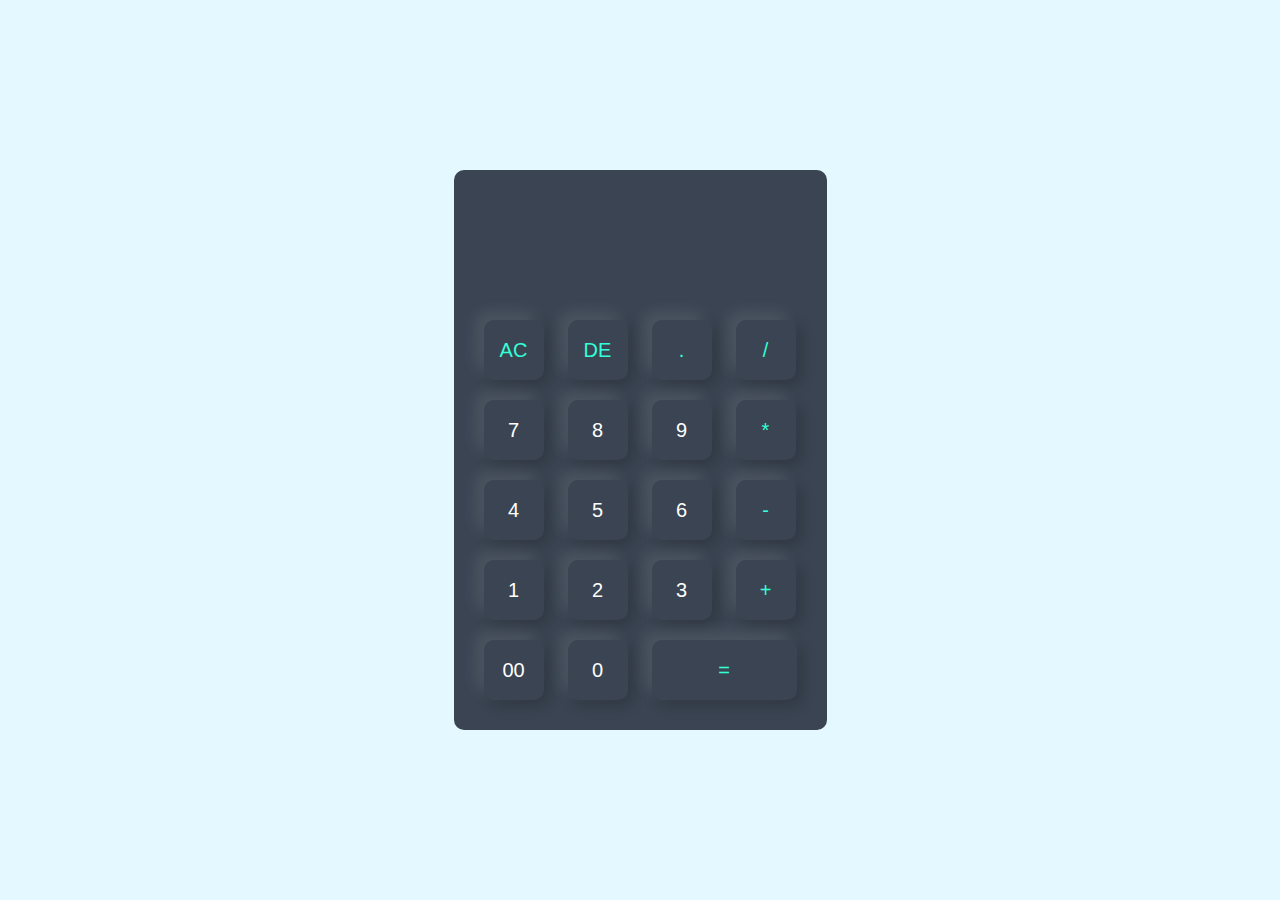
<file: Calculator/index.html>
<!DOCTYPE html>
<html lang="en">
<head>
    <meta charset="UTF-8">
    <meta name="viewport" content="width=device-width, initial-scale=1.0">
    <title>Calculator</title>
    <link rel="stylesheet" href="style.css">
</head>
<body>
    <div class="container">
        <div class="calculator">
            <form>
                <div class="display">
                    <input type="text" name="display">
                </div>
                <div>
                    <input type="button" value="AC" onclick="display.value =''" class="operator">
                    <input type="button" value="DE" onclick="display.value=display.value.toString().slice(0,-1)" class="operator">
                    <input type="button" value="." onclick="display.value+='.'" class="operator">
                    <input type="button" value="/" onclick="display.value+='/'" class="operator">
                </div>
                <div>
                    <input type="button" value="7" onclick="display.value+='7'">
                    <input type="button" value="8" onclick="display.value+='8'">
                    <input type="button" value="9" onclick="display.value+='9'">
                    <input type="button" value="*" onclick="display.value+='*'"class="operator" >
                </div>
                <div>
                    <input type="button" value="4" onclick="display.value+='4'">
                    <input type="button" value="5" onclick="display.value+='5'">
                    <input type="button" value="6" onclick="display.value+='6'">
                    <input type="button" value="-" onclick="display.value+='-'" class="operator">
                </div>
                <div>
                    <input type="button" value="1" onclick="display.value+='1'">
                    <input type="button" value="2" onclick="display.value+='2'">
                    <input type="button" value="3" onclick="display.value+='3'">
                    <input type="button" value="+" onclick="display.value+='+'" class="operator">
                </div>
                <div>
                    <input type="button" value="00" onclick="display.value+='00'">
                    <input type="button" value="0" onclick="display.value+='0'">
                    <input type="button" value="=" onclick="display.value=eval(display.value)" class="equal operator">
    
                </div>
            
            </form>
        </div>
    </div>
</body>
</html>
</file>
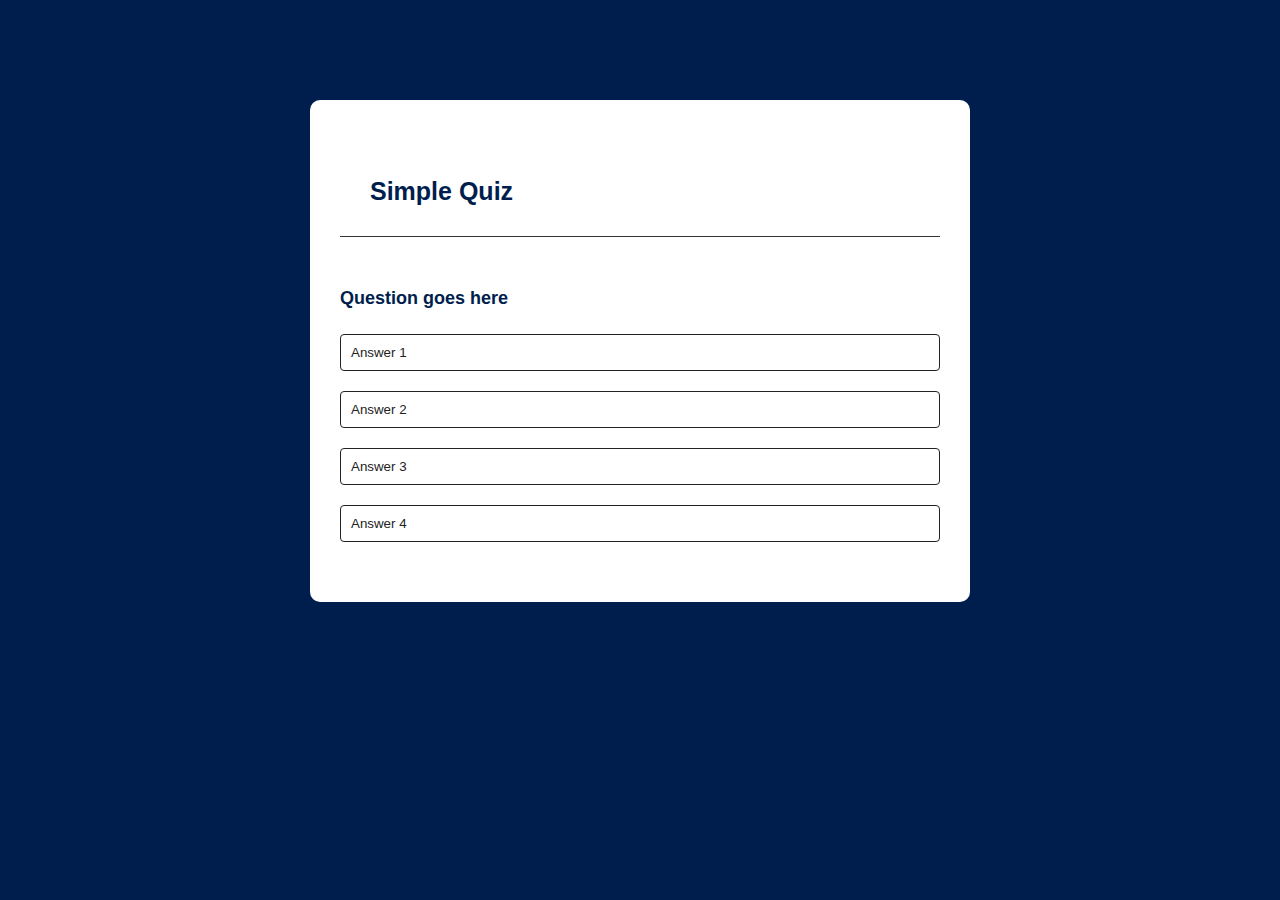
<file: Quiz-App/index.html>
<!DOCTYPE html>
<html lang="en">
<head>
    <meta charset="UTF-8">
    <meta name="viewport" content="width=device-width, initial-scale=1.0">
    <title>Quiz App</title>
    <link rel="stylesheet" href="style.css">
</head>
<body>
    <div class="app">
        <h1>Simple Quiz</h1>
        <div class="quiz">
            <h2 id="question">Question goes here</h2>
            <div id="answer-buttons">
                <button class="btn">Answer 1</button>
                <button class="btn">Answer 2</button>
                <button class="btn">Answer 3</button>
                <button class="btn">Answer 4</button>
            </div>
            <button id="next-btn">Next</button>
        </div>
    </div>

    <script src="app.js"></script>
</body>
</html>
</file>
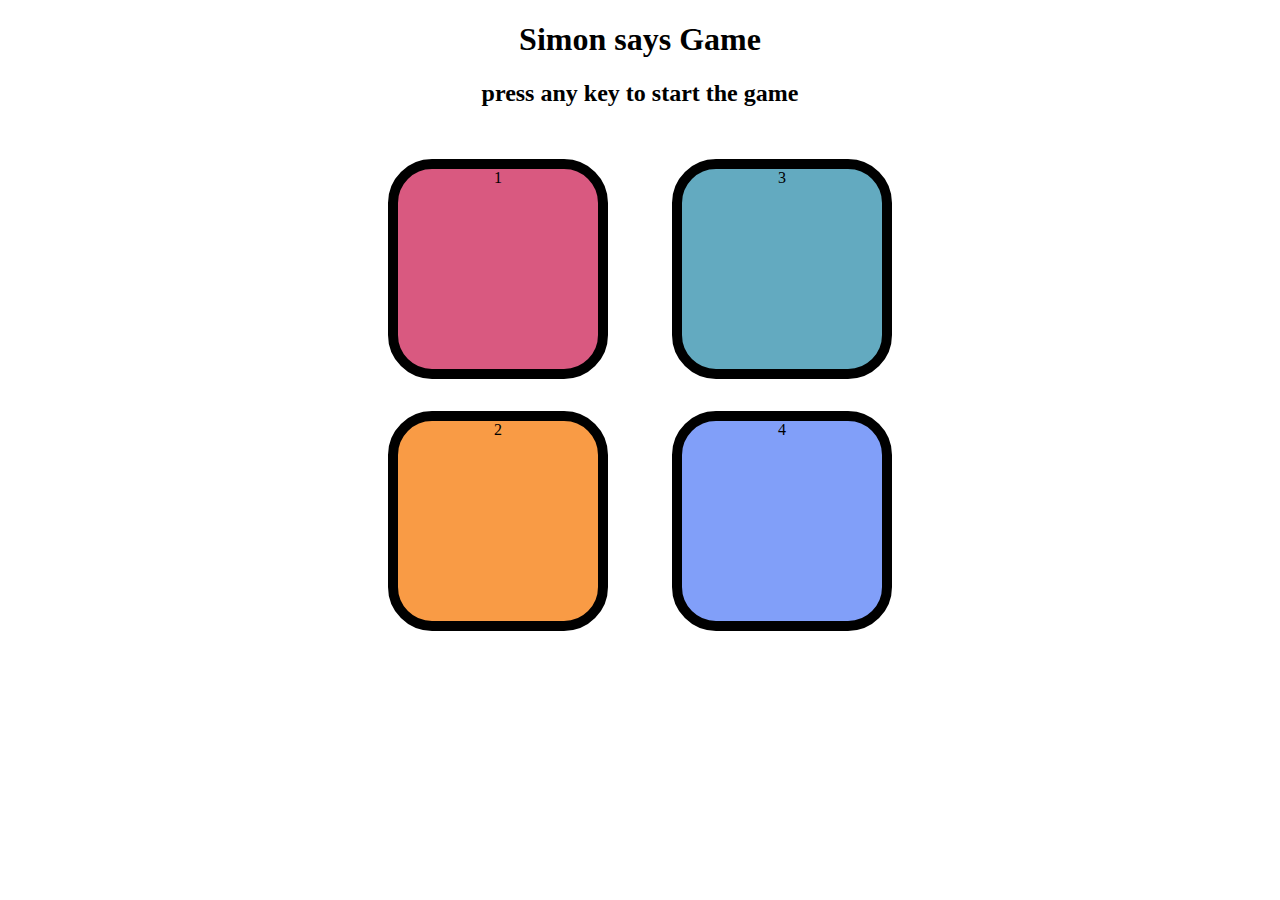
<file: Simon Game/index.html>
<!DOCTYPE html>
<html lang="en">
<head>
    <meta charset="UTF-8">
    <meta name="viewport" content="width=device-width, initial-scale=1.0">
    <title>Simon Game</title>
    <link rel="stylesheet" href="style.css">
</head>
<body>
    <h1>Simon says Game</h1>
    <h2>press any key to start the game</h2>
    <div class="btn-container">
        <div class="line-one">
            <div class="btn red" id="red" >1</div>
            <div class="btn yellow" id="yellow">2</div>
        </div>
        <div class="line-two">
            <div class="btn green" id="green">3</div>
            <div class="btn purple" id="purple">4</div>
    
        </div>
    </div> 
    
    <script src="app.js"></script>
</body> 
</html>
</file>
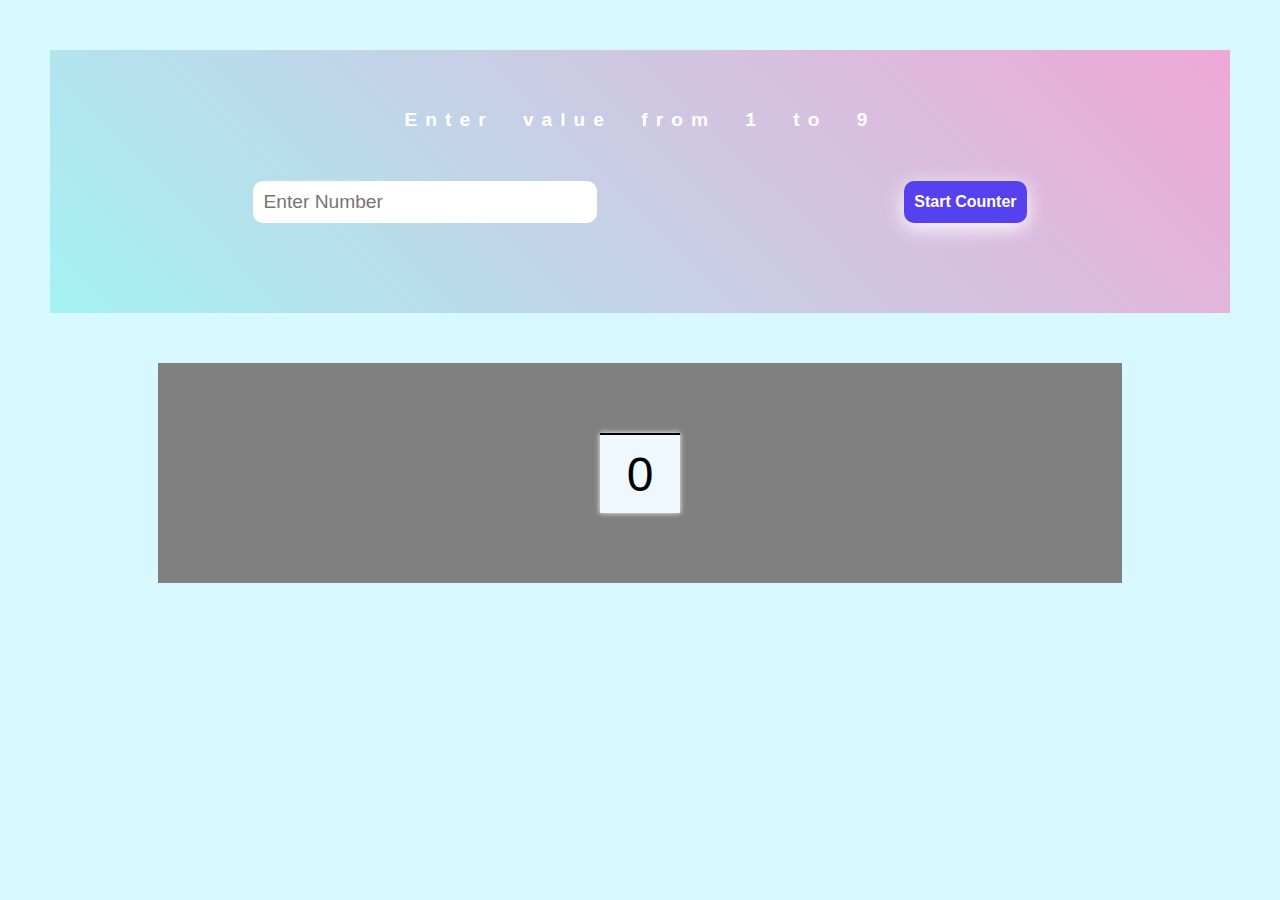
<file: SingleDigitUpCounter/index.html>
<!DOCTYPE html>
<html lang="en">
<head>
    <meta charset="UTF-8">
    <meta name="viewport" content="width=device-width, initial-scale=1.0">
    <title>Counter</title>
    <link rel="stylesheet" href="style.css">
</head>
<body>
    <div id="counter-value">
        <p>Enter value from 1 to 9</p>
        <div class="input-range">
            <input type="number" id="number" placeholder="Enter Number">
            <button onclick="startCounter()">Start Counter</button>
        </div>
    </div>
    <div class="counter-container">
        <div class="counter" id="first">
            <p class="current">0</p>
            <p class="next">1</p>
        </div>
    </div>
    

    <script src="app.js"></script>
</body>
</html>
</file>
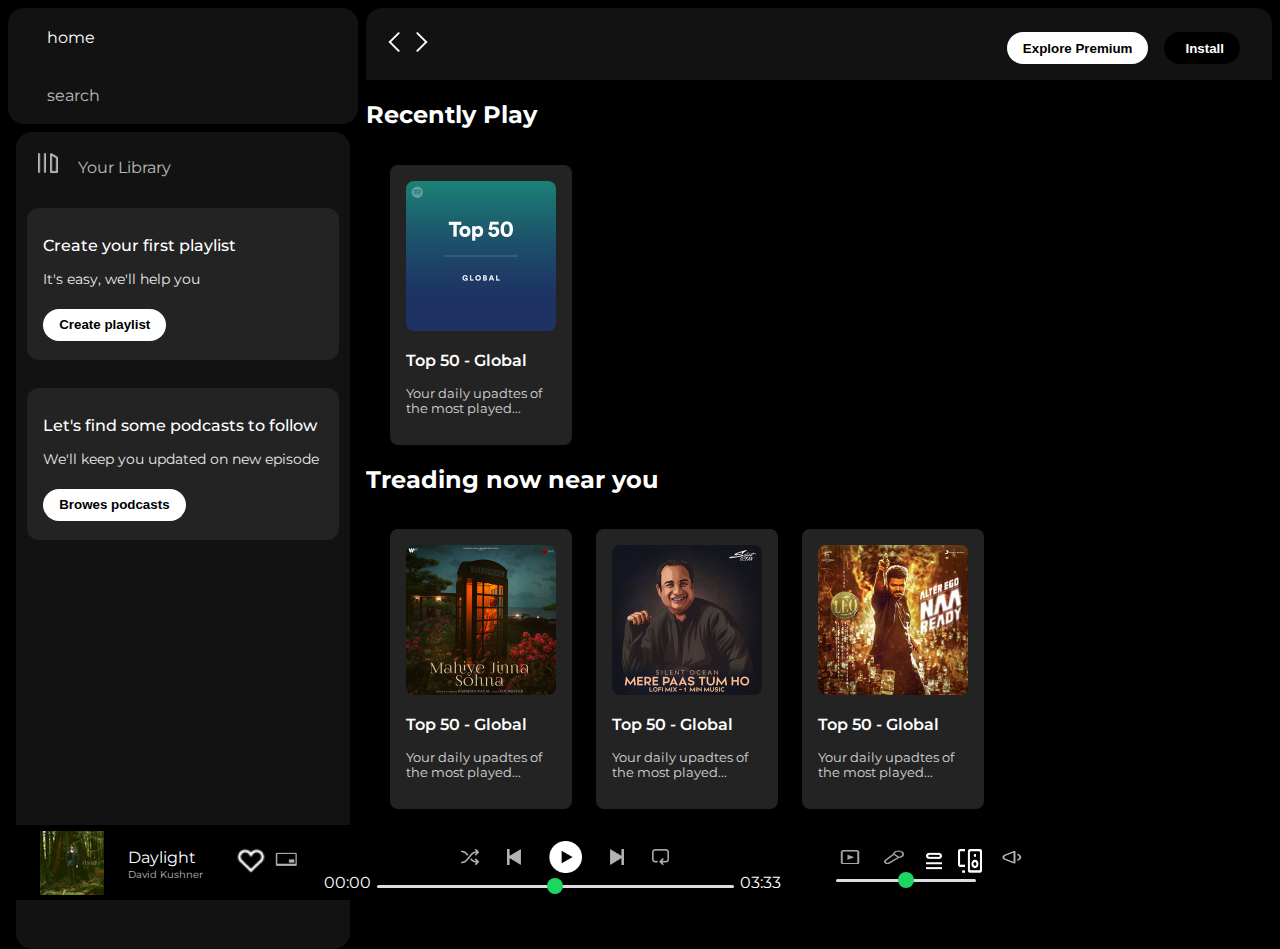
<file: Spotify Clone/index.html>
<!DOCTYPE html>
<html lang="en">
<head>
    <meta charset="UTF-8">
    <meta name="viewport" content="width=device-width, initial-scale=1.0">
    <link rel="stylesheet" href="https://cdnjs.cloudflare.com/ajax/libs/font-awesome/6.5.1/css/all.min.css" integrity="sha512-DTOQO9RWCH3ppGqcWaEA1BIZOC6xxalwEsw9c2QQeAIftl+Vegovlnee1c9QX4TctnWMn13TZye+giMm8e2LwA==" crossorigin="anonymous" referrerpolicy="no-referrer" />
    <link rel="icon" type="image/x-ion" href="assets/logo.png">
    <title>Spotify - W eb Player: Music for everyone </title>
    <link rel="stylesheet" href="style.css">
    <link rel="preconnect" href="https://fonts.googleapis.com">
    <link rel="preconnect" href="https://fonts.gstatic.com" crossorigin>
    <link href="https://fonts.googleapis.com/css2?family=Montserrat:wght@300;400;500;600;700&display=swap" rel="stylesheet">

</head>
<body>
     <div class="main">
        <div class="sidebar">
            <div class="nav">
                <div class="nav-option" style="opacity: 1;">
                    <i class="fa-solid fa-house"></i>
                     <a href="#">home</a>
                </div>
                <div class="nav-option">
                    <i class="fa-solid fa-magnifying-glass"></i>
                    <a href="#">search</a>
                 </div>
            </div>

            <div class="library">
                <div class="options">
                    <div class="lib-options nav-option">
                        <img src="assets/library_icon.png">
                        <a href="#">Your Library</a>
                    </div>
                    <div class="icons">
                        <i class="fa-solid fa-plus"></i>
                        <i class="fa-solid fa-arrow-right"></i>
                    </div>
                </div>
                <div class="lib-box">
                    <div class="boxs">
                        <p class="box-p1">Create your first playlist</p>
                        <p class="box-p2">It's easy, we'll help you</p>
                        <button class="badge">Create playlist</button>
                    </div>
                </div>
                <div class="lib-box">
                    <div class="boxs">
                        <p class="box-p1">Let's find some podcasts to follow</p>
                        <p class="box-p2">We'll keep you updated on new episode</p>
                        <button class="badge">Browes podcasts</button>
                    </div>
                </div>
            </div>
        </div>
              
        <div class="main-content">

            <div class="sticky-nav">
                <div class="sticky-nav-icon">
                    <img src="assets/backward_icon.png">
                    <img src="assets/forward_icon.png" class="hide">
                </div>
                <div class="sticky-nav-options">
                    <button class="badge nav-item hide">Explore Premium</button>
                    <button class="badge nav-item dark-badge"><i class="fa-regular fa circle-down" style="margin-right: 5px;"></i>Install</button>
                    <i class="fa-regular fa-user nav-item"></i>
                </div>
            </div>

            <h2>Recently Play</h2>
            <div class="card-container">
                <div class="card">
                    <img src="assets/card1img.jpeg" class="card-img">
                    <p class="card-title">Top 50 - Global</p>
                    <p class="card-info">Your daily upadtes of the most played...</p>
                </div>
            </div>
            <h2>Treading now near you</h2>
            <div class="card-container">
                <div class="card">
                    <img src="assets/card2img.jpeg" class="card-img">
                    <p class="card-title">Top 50 - Global</p>
                    <p class="card-info">Your daily upadtes of the most played...</p>
                </div>

                <div class="card">
                    <img src="assets/card3img.jpeg" class="card-img">
                    <p class="card-title">Top 50 - Global</p>
                    <p class="card-info">Your daily upadtes of the most played...</p>
                </div>

                <div class="card">
                    <img src="assets/card4img.jpeg" class="card-img">
                    <p class="card-title">Top 50 - Global</p>
                    <p class="card-info">Your daily upadtes of the most played...</p>
                </div>

                
            </div>
            <h2>Featured Cards</h2>
            <div class="card-container">
                <div class="card">
                    <img src="assets/card5img.jpeg" class="card-img">
                    <p class="card-title">Top 50 - Global</p>
                    <p class="card-info">Your daily upadtes of the most played...</p>
                </div>

                <div class="card">
                    <img src="assets/card6img.jpeg" class="card-img">
                    <p class="card-title">Top 50 - Global</p>
                    <p class="card-info">Your daily upadtes of the most played...</p>
                </div>

                <div class="card">
                    <img src="assets/card1img.jpeg" class="card-img">
                    <p class="card-title">Top 50 - Global</p>
                    <p class="card-info">Your daily upadtes of the most played...</p>
                </div>
            </div>

            <div class="footer">
                <div class="line"></div>
            </div>
        </div> 

        <div class="music-player">
            <div class="album">
                <div class="album-img">
                    <img src="Homework Assets/album_picture.jpeg">
                </div>
                <div class="para">
                    <p class="album-p1">Daylight</p>
                    <p class="album-p2">David Kushner</p>
                </div>
                <div class="album-icon">
                    <img src="Homework Assets/album_icon1.png">
                    <img src="Homework Assets/album_icon2.png">
                </div>
                
            </div>

            <div class="player">

                <div class="player-controls">
                    <img src="assets/player_icon1.png" class="player-controls-icon">
                    <img src="assets/player_icon2.png" class="player-controls-icon">
                    <img src="assets/player_icon3.png" class="player-controls-icon" style="opacity: 1; height: 2rem;">
                    <img src="assets/player_icon4.png" class="player-controls-icon">
                    <img src="assets/player_icon5.png" class="player-controls-icon">
                </div>
                <div class="playback-bar">
                    <span class="curr-time">00:00</span>
                    <input type="range" min="0" max="100" class="progress-bar" step="1">
                    <span class="total-time">03:33</span>
                </div>
            </div>

            <div class="controls">
                <div class="controls-icons">
                    <img src="Homework Assets/controls_icon1.png" class="cont-icon">
                    <img src="Homework Assets/controld_icon2.png" class="cont-icon">
                    <img src="Homework Assets/controls_icon3.png" class="cont-icon" style="height: 1.5rem; width: 1.5rem;">
                    <img src="Homework Assets/controls_icon4.png" class="cont-icon" style="height: 1.5rem; width: 1.5rem;">
                    <img src="Homework Assets/controls_icon5.png" class="cont-icon">

                    <div class="vol-bar">
                    <input type="range" min="0" max="100" class="volume-bar" step="1">
                </div>
                </div>
            </div>
        </div>
     </div>
    
</body>
</html>
</file>
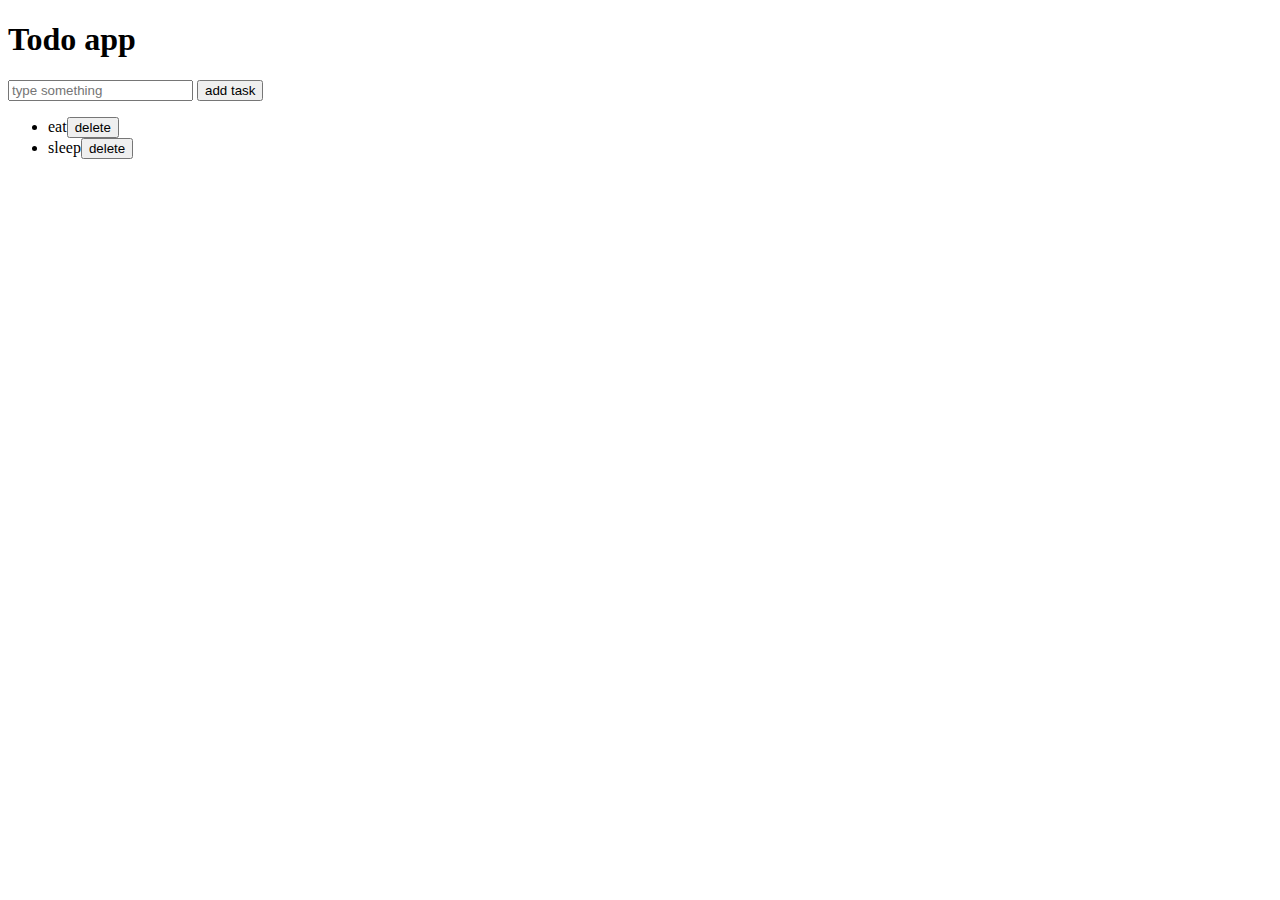
<file: Todo List/index.html>
<!DOCTYPE html>
<html lang="en">
<head>
    <meta charset="UTF-8">
    <meta name="viewport" content="width=device-width, initial-scale=1.0">
    <title>Document</title>
</head>
<body>
    <h1>Todo app</h1>
    <input placeholder="type something " >
    <button>add task</button>
    <ul>
        <li>eat<button class="delete">delete</button></li>
        <li>sleep<button class="delete">delete</button></li>
    </ul> 
    <script src="app.js"></script>  
</body>
</html>
</file>
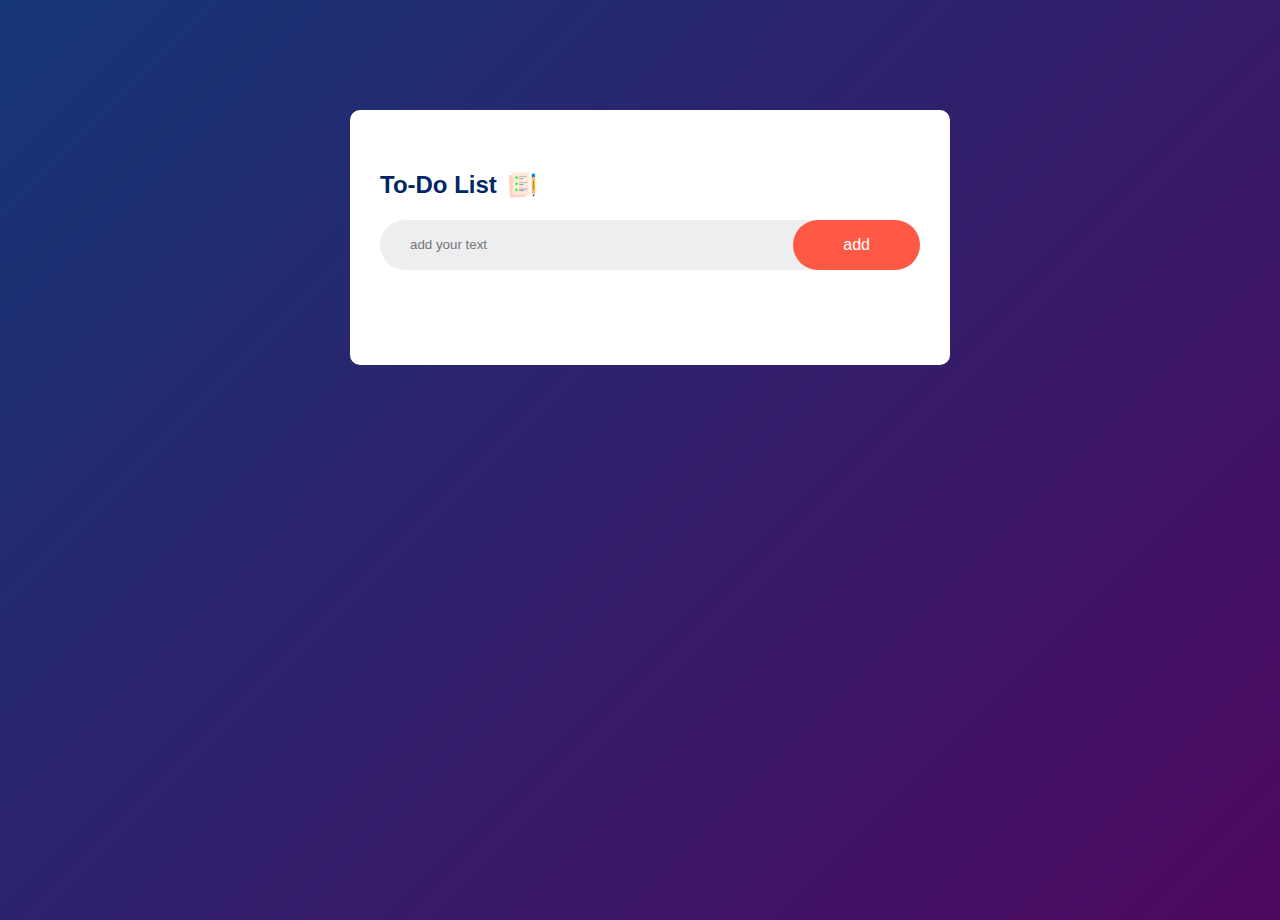
<file: TodoList/index.html>
<!DOCTYPE html>
<html lang="en">
<head>
    <meta charset="UTF-8">
    <meta name="viewport" content="width=device-width, initial-scale=1.0">
    <title>To-Do-List</title>
    <link rel="stylesheet" href="style.css">
</head>
<body>
    <div class="container">
        <div class="todo-app">
            <h2>To-Do List<img src="images/icon.png"></h2>
            <div class="row">
                <input type="text" id="input-box" placeholder="add your text">
                <button onclick="addTask()">add</button>
            </div>
            <ul id="list-container">
                <!-- <li class="checked">Task 1</li>
                <li>Task 2</li>
                <li>Task 3</li> -->
            </ul>
        </div>
    </div>


    <script src="app.js"></script>
</body>
</html>
</file>
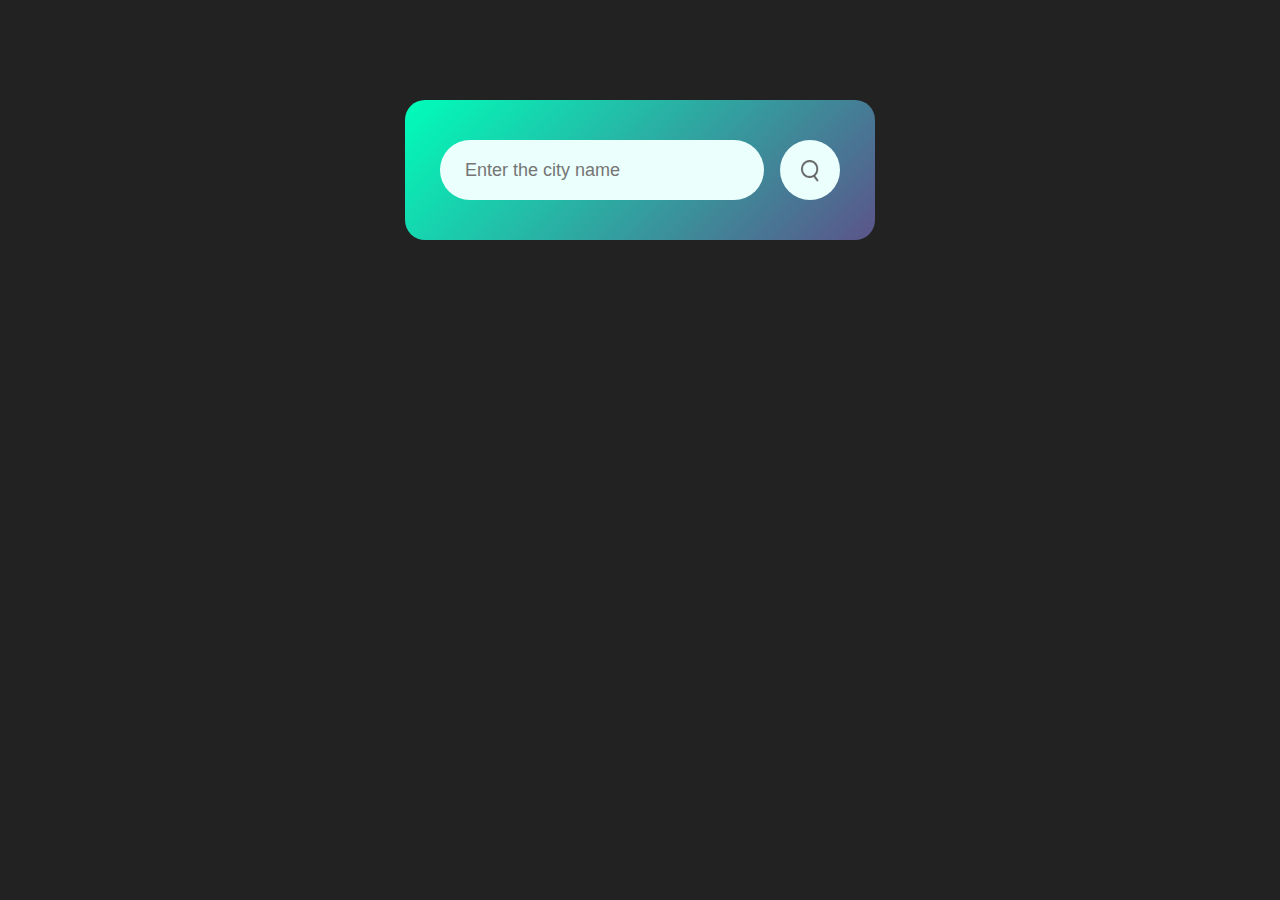
<file: Weather/index.html>
<!DOCTYPE html>
<html lang="en">
<head>
    <meta charset="UTF-8">
    <meta name="viewport" content="width=device-width, initial-scale=1.0">
    <title>Weather Report</title>
    <link rel="stylesheet" href="style.css" >
</head>
<body> 
    <div class="card">
        <div class="search">
            <input type="text" placeholder="Enter the city name" spellcheck="false">
            <button><img src="images/search.png"></button>

        </div>
        <div class="error">
            <p>Invalid city Name</p>
        </div>
        <div class="weather">
            <img src="images/rain.png" class="weather-icon">
            <h1 class="temp">22°c</h1>
            <h2 class="city">New York</h2>
            <div class="details">
                <div class="col">
                    <img src="images/humidity.png">
                    <div>
                        <p class="humidity">50%</p>
                        <p>Humidity</p>
                    </div>
                </div>
                <div class="col">
                    <img src="images/wind.png">
                    <div>
                        <p class="wind">15 km/h</p>
                        <p>Wind speed</p>

                    </div>
                </div>
            </div>
        </div>

    </div>


    <script src="app.js"></script>
</body>
</html>
</file>
<file: Calculator/style.css>
*{
    margin: 0;
    padding: 0;
    font-family: 'poppins' sans-serif;
    box-sizing: border-box;
}
.container{
    width: 100%;
    height: 100vh;
    background: #e3f9ff;
    display: flex;
    align-items: center;
    justify-content: center;
}
.calculator{
    background: #3a4452;
    padding: 20px;
    border-radius: 10px;

}
.calculator form input{
    border: 0;
    outline: 0;
    width: 60px;
    height: 60px;
    border-radius: 10px;
    box-shadow: -8px -8px 15px rgba(255,255,255,0.1),5px 5px 15px rgba(0,0,0,0.2);
    background: transparent;
    font-size: 20px;
    color: white;
    cursor: pointer;
    margin: 10px;
}
form .display{
    display: flex;
    justify-content: flex-end;
    margin: 20px 0;
    
}

form .display input{
    text-align: right;
    flex: 1;
    font-size: 45px;
    box-shadow: none;
   
}
form  input.equal{
    width: 145px;
}
form input.operator{
    color:#33ffd8
}
</file>
<file: Quiz-App/style.css>
body{
    margin: 0;
    padding: 0;
    font-family: 'poppins' , sans-serif;
    box-sizing: border-box;
    background: #001e4d;
}
.app{
    background: #fff;
    width: 90%;
    max-width: 600px;
    margin: 100px auto 0;
    border-radius: 10px;
    padding: 30px;
}
.app h1{
    font-size: 25px;
    font-weight: 600;
    color: #001e4d;
    border-bottom: 1px solid #333;
    padding: 30px;
}
.quiz{
    padding: 20px 0 ;
    
}
.quiz h2{
    font-size: 18px;
    color: #001e4d;
    font-weight: 600;
}
.btn{
    background: white;
    color: #222;
    font-weight: 500;
    width: 100%;
    border: 1px solid #222;
    padding: 10px;
    margin: 10px 0;
    text-align: left;
    border-radius: 4px;
    cursor: pointer;
    transition: all 0.3s;
}
.btn:hover:not(:disabled){
    background: #222;
    color: #fff;

}
.btn:disabled{
    cursor: no-drop;
}
#next-btn{
    background: #001e4d;
    color: #fff;
    font-weight: 500;
    width: 150px;
    border: 0;
    padding: 10px;
    margin: 20px auto 0;
    border-radius: 4px;
    cursor: pointer;
    display: none;
}
.correct{
    background: #9aeabc;
}
.incorrect{
    background: #ff9393;
}
</file>
<file: Simon Game/style.css>
body{
    text-align: center;

}
.btn{
    height: 200px;
    width: 200px;
    border: 10px solid black;
    border-radius: 20%;
    margin: 2rem;
}
.btn-container{
    display: flex;
    justify-content: center;

}
.yellow{
background-color: #f99b45 ;
}
.red{
background-color: #d95980;
}
.purple{
background-color: #819ff9;
}
.green{
background-color: #63aac0;
}
.flash{
    background-color: white;
}
</file>
<file: SingleDigitUpCounter/style.css>
body{
    margin: 50px;
    background-color: #d8f8ff;
    font-family: sans-serif;
}
#counter-value{
    margin: 50px 0;
    padding: 40px 0;
    background-image: linear-gradient(45deg, #a4f2f2, #efa7d7 );
    text-align: center;
}
#counter-value p{
    color: white;
    font-size: 1.2rem;
    font-weight: bold;
    letter-spacing: 0.5rem;
    word-spacing: 1rem;
}
.input-range{
    display: flex;
    margin: 50px;
    justify-content: space-around;
}
.input-range input{
    padding: 10px;
    width: 30%;
    font-size: 1.2rem;
    border: none;
    outline: none;
    border-radius: 10px;
}
.input-range button{
    padding: 10px;
    font-size: 1rem;
    outline:none;
    border: none;
    background: #5541ed;
    color: white;
    border-radius: 10px;
    box-shadow: 0px 5px 20px white;
    font-weight: bold;
    cursor: pointer;
}
.counter-container{
    width: 80%;
    height: 200px;
    background-color: gray;
    margin: auto;
    padding: 10px;
    display: flex;
    justify-content: center;
}
.counter{
    display: inline-block;
    background-color: aliceblue;
    width: 15%;
    max-width: 80px;
    height: 80px;
    margin: auto 10px;
    box-shadow: 0px 0px 5px white;
    position: relative;
    overflow: hidden;
   
}
.counter p{
    font-size: 3rem;
    text-align: center;
    margin: 0;
    width: 100%;
    line-height: 80px;
    line-height: 80px;
    border-top: 2px solid black;
    background-color: aliceblue;
}

p.next{
    position: absolute;
    top: 80px;
}
p.animate{
    transition-duration: 0.5s;
    top: 0px
}
</file>
<file: Spotify Clone/style.css>
body{
    margin: 0 ;
    font-family: 'Montserrat', sans-serif;
    background-color: black;
    color: white;
    overflow: hidden;
    padding: 0.5rem;

}
.main{
    display: flex;
    height: 100vh;
}

.sidebar{
    background-color: black;
    width: 350px;
    height: 89vh;
    border-radius: 1rem;

}

.main-content{
    margin-left:0.5rem ;
    background-color:black;
    flex: 1;
    border-radius: 1rem;
    height: 89vh;
    overflow: auto;
}

.music-player{
    background-color: black;
    position: fixed;
    width: 100%;
    bottom: 0;
    height: 75px;
}

a{
    text-decoration: none;
    color: white;
}
.nav{
    background-color: #121212;
    border-radius: 1rem;
    display: flex;
    flex-direction: column;
    justify-content: center;
    height: 100px;
    padding: 0.5rem 0.75rem;
}
 .nav-option{
    line-height: 2.5rem;
    opacity: 0.7;
    padding: 0.5rem 0.7rem;
 }
 .nav-option:hover{
    opacity: 1;
 }
 .nav-option i{
    font-size: 1.25rem;
 }
 .nav-option a{
    font: 1rem;
    margin-left: 1rem ;
 }

 .library{
    background-color: #121212;
    border-radius: 1rem;
    height: 100%;
    margin: 0.5rem;
    padding: 0.5rem 0.7rem;

 }
 .options{
     display: flex;
     justify-content: space-between  ;
     align-items: center;

 }
.lib-options img{
    height: 1.25rem;
    width: 1.25rem;
}
.icons{
    font-size: 1.25rem;
    display: flex;
}
.icons i{
    opacity: 0.7;
    margin-right: 1rem;
}
.icons i:hover{
    opacity: 1;
}

.boxs{
    background-color: #232323;
    height: 8rem;
    border-radius: 0.75rem;
    margin: 0.75rem 0 1.75rem 0 ;
    padding: 0.75rem 1rem;
}

.box-p1{
    font-size: 1rem;
    font-weight: 500;
}
.box-p2{
    font-size: 0.85rem;
    opacity: 0.9;
}
.badge{
    background-color: white;
    border: none;
    border-radius: 100px;
    padding: 0.25rem 1rem;
    font-weight: 700;
    margin-top: 0.5rem;
    height: 2rem;
    width: fit-content;
}
.dark-badge{
    background-color: black;
    color: white;
}
.sticky-nav{
    position: sticky;
    top: 0;
    background-color: #121212;
    display: flex;
    justify-content: space-between;
    align-items: center;
    padding: 1rem 0 1rem 1rem;
    z-index: 10;
}
.sticky-nav-icons{
    margin-left: 11rem;
}
.sticky-nav-options{
    display: flex;
    justify-content: center;
    align-items: center;
}
.nav-item{
    margin-right: 1rem;
}
@media (max-width:1000px){
    
    .hide{
        display: none ;    
    }
    
}
.card{
    background-color: #232323;
    width: 150px;
    border-radius: 0.5rem;
    padding: 1rem;
    margin-left: 1.5rem ;
    margin-top: 1rem;
}
.card-container{
    display: flex;
    flex-wrap: wrap;
}
.card-img{
    width: 100%;
    border-radius: 0.5rem;
}
.card-title{
    font-weight: 600;
}
.card-info{
    font-size: 0.8rem;
    opacity: 0.8;
}
.footer{
    height: 300px;
    display: flex;
    align-items: center;
    justify-content: center;
}
.line{
    width: 90%;
    height: 50%;
    border-top: 1px solid white;
    opacity: 0.4;

}
.music-player{
    display: flex;
}
.album{
    width: 25%;
   /* background-color: green;*/
    display: flex;
    /*justify-content: center;*/
    align-items: center;
    margin-left:2rem ;

}
.album-img{
    margin-top: 5px;
    border-radius: 1rem;

}
.album-icon{
    margin-left: 2rem;
}
.album-icon img{
    height: 2rem;
    width: 2rem;

}
.para{
    margin-left: 1.5rem;
}
.album-p1{
    font-size: 1rem;
    line-height: 1px;
}
.album-p2{
    font-size: 0.6rem;
    opacity: 0.7;
    line-height: 1px;

}
.player{
    width: 45%;
}
.controls{
    width: 40%;

}
.player-controls{
    margin-top: 1rem;
    display: flex;
    justify-content: center;
    align-items: center;
    
}
.player-controls-icon{
    height: 1rem;
    margin-right: 1.75rem;
    opacity: 0.7;
}
.player-controls-icon:hover{
    opacity: 1;
}

.playbar-bar{
    display: flex;
    justify-content: center;
    align-items: center;
    margin-left: 4rem;
}
.progress-bar{
    width: 70%;
    appearance: none;
    background-color: transparent;
    cursor: pointer;
    
}
.progress-bar::-webkit-slider-runnable-track{
    background-color: #ddd;
    border-radius: 100px;
    height: 0.2rem;
}
.progress-bar::-webkit-slider-thumb{
    appearance: none;
    height: 1rem;
    width: 1rem;
    background-color: #1bd760;
    border-radius: 50%;
    margin-top: -7px;
}
.controls{
    display: flex;
    justify-content: start;
    align-items: center;
}
.cont-icon{
    height: 2rem;
    width: 2rem;
    margin-right: 0.5em;
}
.vol-bar{
    display: flex;
    justify-content: start;
    align-items: center;
}
.volume-bar{
    width: 70%;
    appearance: none;
    background-color: transparent;
    cursor: pointer;
}
.volume-bar::-webkit-slider-runnable-track{
    background-color: #ddd;
    border-radius: 100px;
    height: 0.2rem;
}
.volume-bar::-webkit-slider-thumb{
    appearance: none;
    height: 1rem;
    width: 1rem;
    background-color: #1bd760;
    border-radius: 50%;
    margin-top: -7px;
}
</file>
<file: TodoList/style.css>
body{
    margin: 0;
    padding: 0;
    font-family: 'poppins', sans-serif;
    box-sizing: border-box;
}
.container{
    width: 100%;
    min-height: 100vh ;
    background: linear-gradient(135deg,#153677,#4e085f);
    padding: 10px;
}
.todo-app{
    width: 100%;
    max-width: 540px;
    background: #fff;
    margin: 100px auto 2px;
    padding: 40px 30px 70px;
    border-radius: 10px;
}
.todo-app h2{
    color: #002765;
    display: flex;
    align-items: center;
    margin-bottom: 20px;    
}
.todo-app h2 img{
    width: 30px;
    margin-left: 10px;
}
.row{
    display: flex;
    align-items: center;
    justify-content: space-between;
    background: #edeef0;
    border-radius: 30px;
    padding-left: 20px;
    margin-bottom: 25px;
}
input{
    flex: 1;
    border:none;
    outline: none;
    background: transparent;
    padding: 10px;
    font-weight: 14px;

}
button{
    border: none;
    outline: none;
    padding: 16px 50px;
    background: #ff5945;
    color: #fff;
    font-size: 16px;
    cursor: pointer;
    border-radius: 40px;

}
ul li{
    list-style: none;
    font-size: 17px;
    padding: 12px 8px 12px 50px;
    user-select: none;
    cursor: pointer;
    position: relative;
}
ul li::before{
    content: '';
    position: absolute;
    height: 28px;
    width: 28px;
    border-radius: 50px;
    background-image: url(images/unchecked.png); 
    background-size: cover;
    background-position: center;
    top: 8px;
    left: 8px;
}
ul li.checked{
    color: #555;
    text-decoration: line-through;
}
ul li.checked::before{
    background-image: url(images/checked.png);
}
ul li span{
    position: absolute;
    right: 0;
    top: 5px;
    width: 40px;
    height: 40px;
    font-size: 22px;
    color:#555;
    line-height: 40px;
    text-align: center;
    border-radius: 50%;
}
ul li span:hover{
        background: #edeef0;
}
</file>
<file: Weather/style.css>
*{
    margin: 0;
    padding: 0;
    font-family:'Poppins', sans-serif;
    box-sizing: border-box;
}
body{
    background-color: #222;
}
.card{
    width: 90%;
    max-width: 470px;
    background: linear-gradient(135deg,#00feba,#5b548a);
    color: #fff;
    margin: 100px auto 0;
    border-radius: 20px;
    padding: 40px 35px;
    text-align: center
}
.search{
    width: 100%;
    display: flex;
    align-items: center;
    justify-content: space-between;
}
.search input{
   border: 0;
   outline: 0;
   background: #ebfffc;
   color: #555;
   height: 60px;
   padding: 10px 25px; 
   border-radius: 30px;
   flex: 1;
   margin-right: 16px;
   font-size: 18px;
}
.search button{
    border: 0;
    outline: 0;
    background: #ebfffc;
    border-radius: 50%;
    width: 60px;
    height: 60px;
    cursor: pointer;
}
.search button img{
    width: 30%;
    margin-top:5px ;
}
.weather-icon{
    width: 170px;
    margin-top: 0;
}
.weather h1{
    font-size: 80px;
    font-weight: 500;
}
.weather h2{
    font-size: 45px;
    font-weight: 400;
    margin-top: -10px;
}
.details{
    display: flex;
    align-items: center;
    justify-content: space-between;
    margin-top:50px;
    padding: 0 20px;
}
.col{
    display: flex;
    align-items: center;
    text-align: left;

}
.col img{
    width: 40px;
    margin-right: 10px;
}
.humidity, .wind{
    font-size: 28px;
    margin-top: -6px;
}
.weather{
    display: none;
}
.error{
    text-align: left;
    margin-left: 10px;
    font-size: 14px;
    margin-top: 10px;
    display: none;
}
</file>
